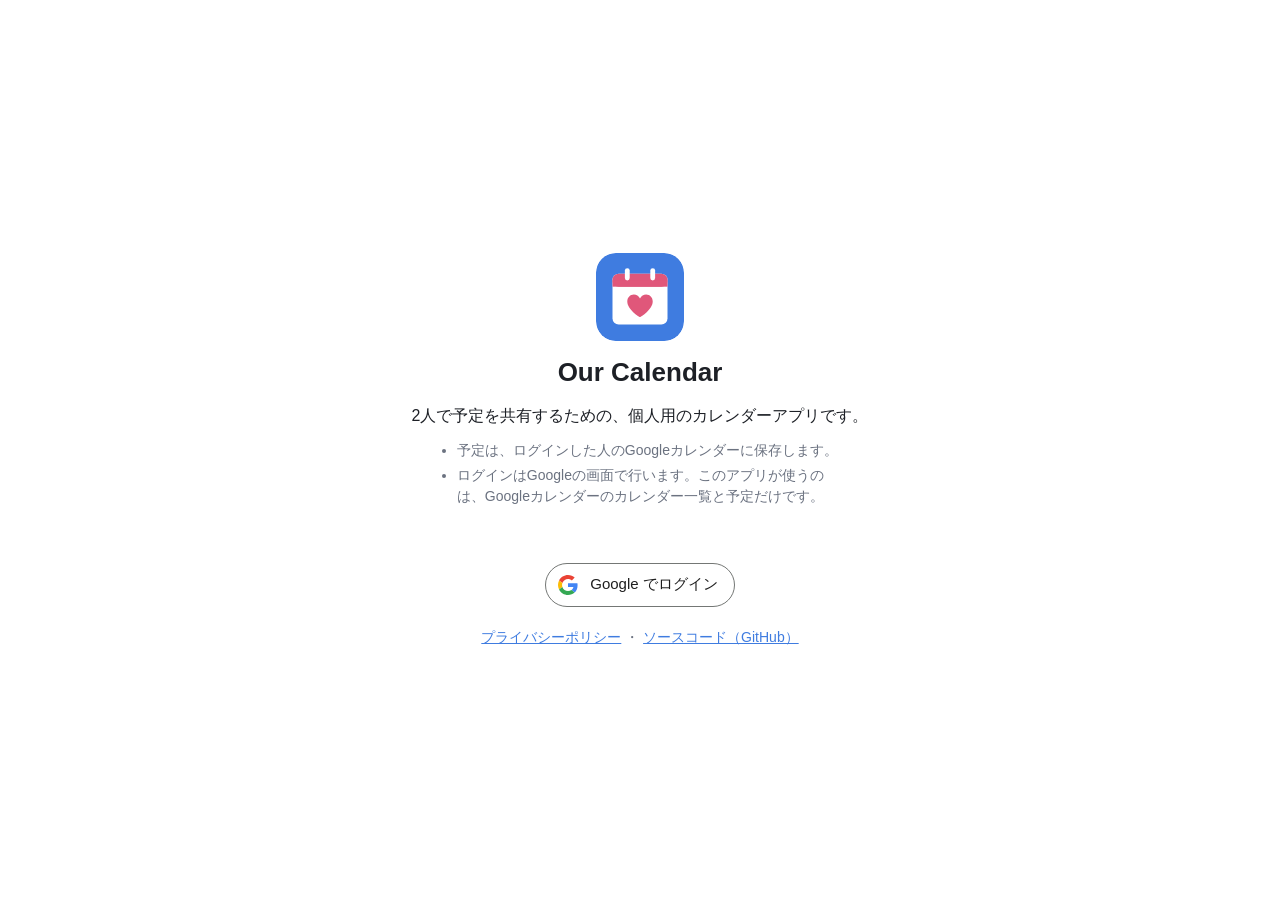
<file: index.html>
<!doctype html>
<html lang="ja">
<head>
  <meta charset="utf-8">
  <meta name="viewport" content="width=device-width, initial-scale=1, viewport-fit=cover">
  <title>Our Calendar</title>
  <meta name="description" content="2人で予定を共有するための個人用カレンダーアプリ。予定はGoogleカレンダーに保存します。">
  <meta name="google-site-verification" content="PE3CYQ-pV2FIeH45l5DvngcL-_RavhT1xRadO0IshNA">
  <meta name="theme-color" content="#ffffff" media="(prefers-color-scheme: light)">
  <meta name="theme-color" content="#1b1d22" media="(prefers-color-scheme: dark)">
  <meta name="apple-mobile-web-app-capable" content="yes">
  <meta name="mobile-web-app-capable" content="yes">
  <meta name="apple-mobile-web-app-status-bar-style" content="default">
  <meta name="apple-mobile-web-app-title" content="カレンダー">
  <link rel="manifest" href="manifest.webmanifest">
  <link rel="icon" href="icons/icon.svg" type="image/svg+xml">
  <link rel="apple-touch-icon" href="icons/apple-touch-icon.png">
  <link rel="stylesheet" href="styles.css?v=35">
  <script type="module" src="app.js?v=35"></script>
</head>
<body>
  <!-- ログイン画面 -->
  <section id="login-screen" class="login" hidden>
    <img src="icons/icon.svg" alt="" class="login-icon">
    <h1>Our Calendar</h1>
    <p class="login-lead">2人で予定を共有するための、個人用のカレンダーアプリです。</p>
    <ul class="login-points">
      <li>予定は、ログインした人のGoogleカレンダーに保存します。</li>
      <li>ログインはGoogleの画面で行います。このアプリが使うのは、Googleカレンダーのカレンダー一覧と予定だけです。</li>
    </ul>
    <p id="login-message" class="login-message"></p>
    <!-- Googleのブランドガイドラインに沿ったログインボタン -->
    <button id="login-btn" class="gsi-btn" type="button">
      <svg class="gsi-logo" viewBox="0 0 48 48" aria-hidden="true">
        <path fill="#EA4335" d="M24 9.5c3.54 0 6.71 1.22 9.21 3.6l6.85-6.85C35.9 2.38 30.47 0 24 0 14.62 0 6.51 5.38 2.56 13.22l7.98 6.19C12.43 13.72 17.74 9.5 24 9.5z"/>
        <path fill="#4285F4" d="M46.98 24.55c0-1.57-.15-3.09-.38-4.55H24v9.02h12.94c-.58 2.96-2.26 5.48-4.78 7.18l7.73 6c4.51-4.18 7.09-10.36 7.09-17.65z"/>
        <path fill="#FBBC05" d="M10.53 28.59c-.48-1.45-.76-2.99-.76-4.59s.27-3.14.76-4.59l-7.98-6.19C.92 16.46 0 20.12 0 24c0 3.88.92 7.54 2.56 10.78l7.97-6.19z"/>
        <path fill="#34A853" d="M24 48c6.48 0 11.93-2.13 15.89-5.81l-7.73-6c-2.15 1.45-4.92 2.3-8.16 2.3-6.26 0-11.57-4.22-13.47-9.91l-7.98 6.19C6.51 42.62 14.62 48 24 48z"/>
      </svg>
      <span>Google でログイン</span>
    </button>
    <p class="login-links">
      <a href="privacy.html">プライバシーポリシー</a>
      <span aria-hidden="true">・</span>
      <a href="https://github.com/shota0033/our_calendar">ソースコード（GitHub）</a>
    </p>
  </section>

  <!-- メイン画面 -->
  <div id="app" hidden>
    <header class="topbar">
      <div class="nav">
        <button id="prev-btn" class="icon-btn" type="button" aria-label="前の月">‹</button>
        <h1 id="title" class="title"></h1>
        <button id="next-btn" class="icon-btn" type="button" aria-label="次の月">›</button>
      </div>
      <div class="actions">
        <button id="settings-btn" class="icon-btn settings-icon" type="button" aria-label="設定">⚙︎</button>
      </div>
      <div class="subbar">
        <div id="filters" class="filters"></div>
        <div class="seg view-seg" role="tablist">
          <button type="button" data-view="month" role="tab">月</button>
          <button type="button" data-view="year" role="tab" class="year-tab">年</button>
          <button type="button" data-view="list" role="tab">一覧</button>
        </div>
      </div>
      <div id="loading" class="loading" hidden></div>
    </header>

    <div id="banner" class="banner" hidden></div>
    <main id="main"></main>
    <button id="add-btn" class="fab" type="button" aria-label="予定を追加">＋</button>
  </div>

  <!-- 1日の予定 -->
  <dialog id="day-dialog" class="sheet">
    <div class="sheet-head">
      <h2 id="day-title"></h2>
      <button class="icon-btn" type="button" data-close aria-label="閉じる">×</button>
    </div>
    <div id="day-events" class="day-events"></div>
    <button id="day-add-btn" class="btn primary block" type="button">この日に予定を追加</button>
  </dialog>

  <!-- 相手が入れた予定のお知らせ -->
  <dialog id="news-dialog" class="sheet">
    <div class="sheet-head">
      <h2 id="news-title"></h2>
      <button class="icon-btn" type="button" data-close aria-label="閉じる">×</button>
    </div>
    <div id="news-events" class="day-events"></div>
    <button class="btn primary block" type="button" data-close>OK</button>
  </dialog>

  <!-- 予定・タスクの追加と編集（全画面） -->
  <dialog id="event-dialog" class="page">
    <form id="event-form" novalidate>
      <header class="page-head">
        <button class="icon-btn" type="button" data-close aria-label="閉じる">×</button>
        <h2 id="event-dialog-title"></h2>
        <button id="save-btn" class="btn primary" type="submit">保存</button>
      </header>
      <div class="page-body">
        <div class="seg kind-seg" role="tablist">
          <button type="button" data-kind="event" role="tab">予定</button>
          <button type="button" data-kind="task" role="tab">タスク</button>
        </div>

        <input name="title" class="title-input" type="text" placeholder="タイトル" autocomplete="off" enterkeyhint="done">

        <div id="persons" class="persons"></div>

        <section class="block">
          <div class="date-head">
            <span id="date-label" class="date-label"></span>
            <label id="multi-wrap" class="check"><input name="multi" type="checkbox"> 複数日</label>
          </div>
          <div id="mini-cal" class="mini-cal"></div>
        </section>

        <section id="event-times" class="block">
          <div class="time-row">
            <span>開始</span>
            <div class="time-pick" data-time="startTime" data-label="開始"><input name="startTime" type="hidden"><button name="startTime_btn" class="time-btn" type="button"></button></div>
            <button class="clear" type="button" data-clear="startTime" aria-label="開始の時刻を消す">×</button>
          </div>
          <div class="time-row">
            <span>終了</span>
            <div class="time-pick" data-time="endTime" data-label="終了"><input name="endTime" type="hidden"><button name="endTime_btn" class="time-btn" type="button"></button></div>
            <button class="clear" type="button" data-clear="endTime" aria-label="終了の時刻を消す">×</button>
          </div>
        </section>

        <section id="task-times" class="block">
          <div class="time-row">
            <span>期限の時刻</span>
            <div class="time-pick" data-time="dueTime" data-label="期限の時刻"><input name="dueTime" type="hidden"><button name="dueTime_btn" class="time-btn" type="button"></button></div>
            <button class="clear" type="button" data-clear="dueTime" aria-label="期限の時刻を消す">×</button>
          </div>
          <label id="done-wrap" class="check done-check"><input name="done" type="checkbox"> 完了</label>
        </section>

        <label class="field">
          <span>メモ</span>
          <textarea name="description" rows="2"></textarea>
        </label>

        <p id="event-note" class="note" hidden></p>
        <p id="event-error" class="error" hidden></p>
        <button id="delete-btn" class="btn danger block" type="button">削除</button>
      </div>
    </form>
  </dialog>

  <!-- 時刻を選ぶ（時と分を回して選ぶ。分は5分刻み） -->
  <dialog id="time-dialog" class="sheet time-sheet">
    <div class="time-sheet-head">
      <button id="time-none-btn" class="btn" type="button">時刻なし</button>
      <h2 id="time-title"></h2>
      <button id="time-ok-btn" class="btn primary" type="button">決定</button>
    </div>
    <div class="wheels">
      <div id="wheel-h" class="wheel" aria-label="時"></div>
      <span class="wheel-colon">:</span>
      <div id="wheel-m" class="wheel" aria-label="分"></div>
    </div>
  </dialog>

  <!-- 設定（全画面） -->
  <dialog id="settings-dialog" class="page">
    <header class="page-head">
      <button class="icon-btn" type="button" data-close aria-label="閉じる">×</button>
      <h2>設定</h2>
      <span class="head-spacer"></span>
    </header>
    <div class="page-body">
      <section class="settings-section">
        <h3 class="menu-heading">このデバイスの持ち主</h3>
        <div id="owner-seg" class="seg owner-seg" role="radiogroup"></div>
        <p class="muted small">持ち主の予定（2人の予定を含む）を、カレンダーで先に表示します。</p>
      </section>
      <section id="push-section" class="settings-section" hidden>
        <h3 class="menu-heading">通知</h3>
        <p id="push-status" class="muted small"></p>
        <button id="push-btn" class="btn block push-btn" type="button"></button>
      </section>
      <section class="settings-section">
        <h3 class="menu-heading">アカウント</h3>
        <p id="menu-account" class="muted"></p>
      </section>
      <section class="settings-section">
        <h3 class="menu-heading">カレンダー</h3>
        <ul id="menu-calendars" class="legend"></ul>
      </section>
      <div class="form-actions">
        <button id="reload-btn" class="btn" type="button">再読み込み</button>
        <span class="spacer"></span>
        <button id="logout-btn" class="btn danger" type="button">ログアウト</button>
      </div>
    </div>
  </dialog>
</body>
</html>
</file>
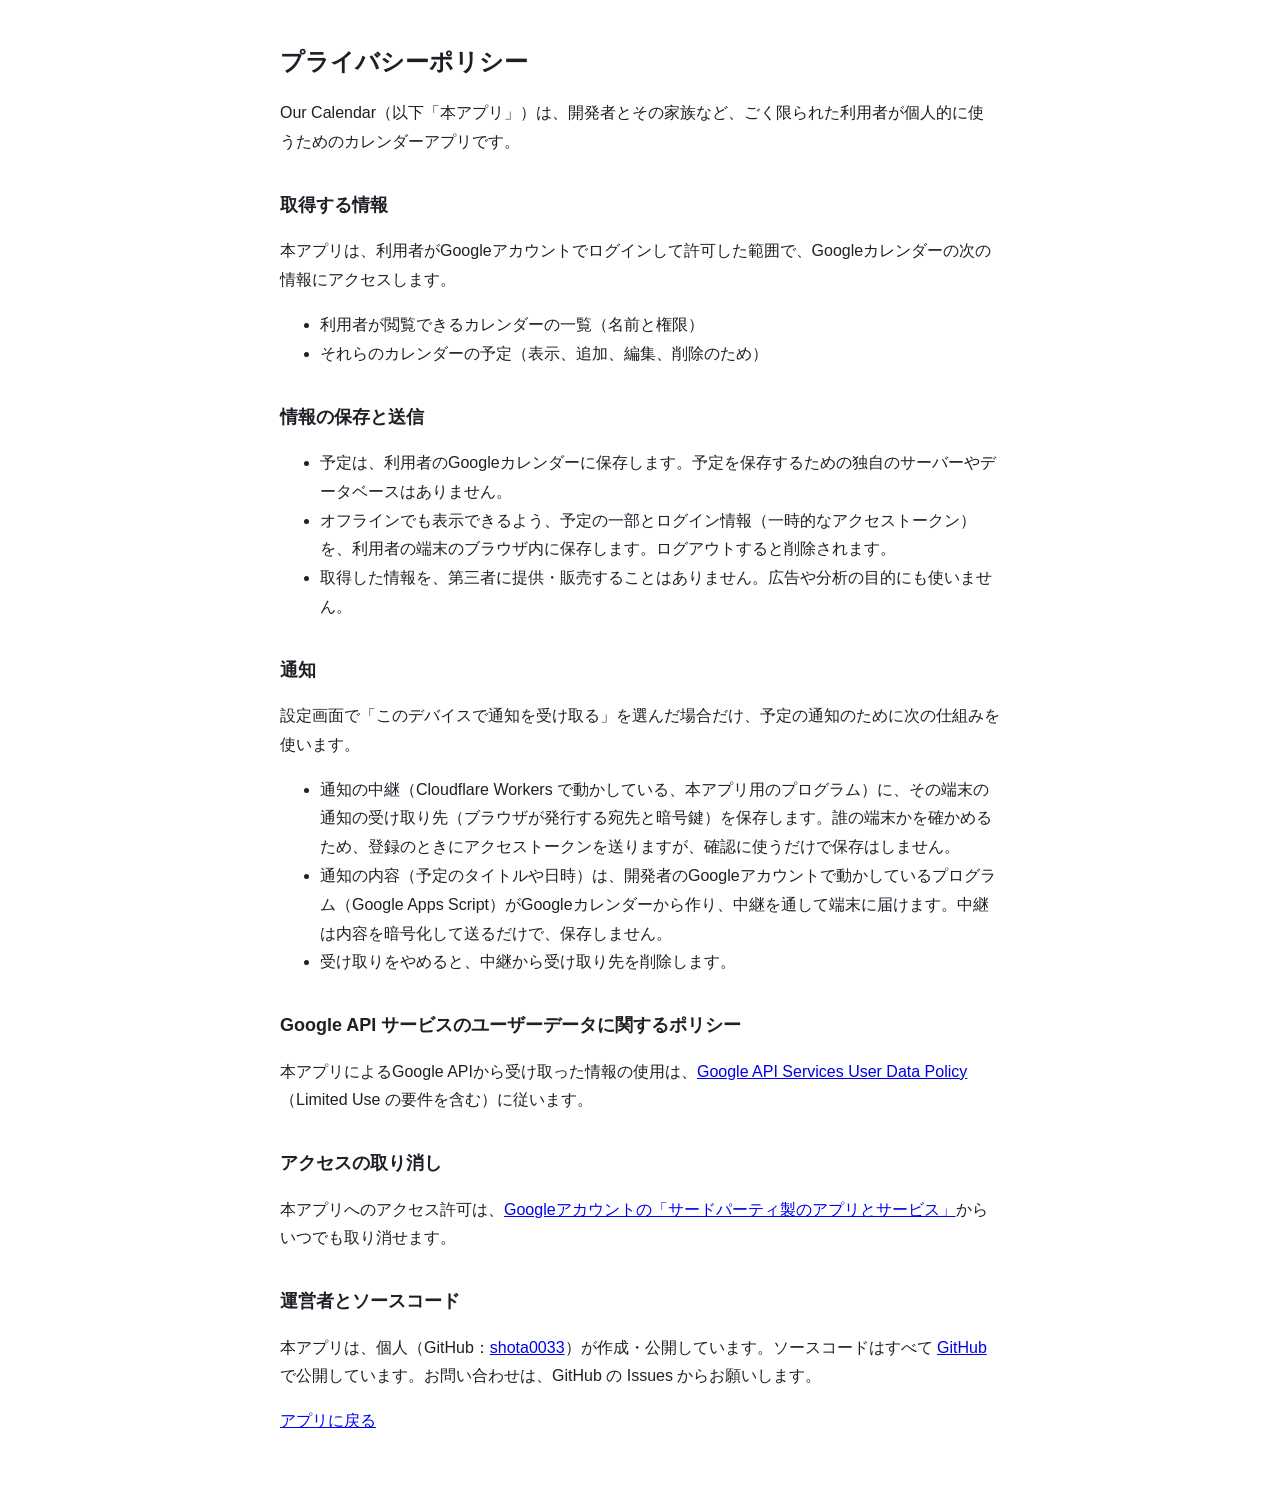
<file: privacy.html>
<!doctype html>
<html lang="ja">
<head>
  <meta charset="utf-8">
  <meta name="viewport" content="width=device-width, initial-scale=1">
  <title>プライバシーポリシー - Our Calendar</title>
  <link rel="icon" href="icons/icon.svg" type="image/svg+xml">
  <style>
    body { max-width: 720px; margin: 0 auto; padding: 24px 16px 48px; line-height: 1.8; font-family: -apple-system, BlinkMacSystemFont, "Hiragino Sans", "Noto Sans JP", Meiryo, sans-serif; color: #1d2026; background: #fff; }
    @media (prefers-color-scheme: dark) { body { color: #e8eaee; background: #1b1d22; } a { color: #6c9cf0; } }
    h1 { font-size: 24px; }
    h2 { font-size: 18px; margin-top: 32px; }
  </style>
</head>
<body>
  <h1>プライバシーポリシー</h1>
  <p>Our Calendar（以下「本アプリ」）は、開発者とその家族など、ごく限られた利用者が個人的に使うためのカレンダーアプリです。</p>

  <h2>取得する情報</h2>
  <p>本アプリは、利用者がGoogleアカウントでログインして許可した範囲で、Googleカレンダーの次の情報にアクセスします。</p>
  <ul>
    <li>利用者が閲覧できるカレンダーの一覧（名前と権限）</li>
    <li>それらのカレンダーの予定（表示、追加、編集、削除のため）</li>
  </ul>

  <h2>情報の保存と送信</h2>
  <ul>
    <li>予定は、利用者のGoogleカレンダーに保存します。予定を保存するための独自のサーバーやデータベースはありません。</li>
    <li>オフラインでも表示できるよう、予定の一部とログイン情報（一時的なアクセストークン）を、利用者の端末のブラウザ内に保存します。ログアウトすると削除されます。</li>
    <li>取得した情報を、第三者に提供・販売することはありません。広告や分析の目的にも使いません。</li>
  </ul>

  <h2>通知</h2>
  <p>設定画面で「このデバイスで通知を受け取る」を選んだ場合だけ、予定の通知のために次の仕組みを使います。</p>
  <ul>
    <li>通知の中継（Cloudflare Workers で動かしている、本アプリ用のプログラム）に、その端末の通知の受け取り先（ブラウザが発行する宛先と暗号鍵）を保存します。誰の端末かを確かめるため、登録のときにアクセストークンを送りますが、確認に使うだけで保存はしません。</li>
    <li>通知の内容（予定のタイトルや日時）は、開発者のGoogleアカウントで動かしているプログラム（Google Apps Script）がGoogleカレンダーから作り、中継を通して端末に届けます。中継は内容を暗号化して送るだけで、保存しません。</li>
    <li>受け取りをやめると、中継から受け取り先を削除します。</li>
  </ul>

  <h2>Google API サービスのユーザーデータに関するポリシー</h2>
  <p>本アプリによるGoogle APIから受け取った情報の使用は、<a href="https://developers.google.com/terms/api-services-user-data-policy">Google API Services User Data Policy</a>（Limited Use の要件を含む）に従います。</p>

  <h2>アクセスの取り消し</h2>
  <p>本アプリへのアクセス許可は、<a href="https://myaccount.google.com/permissions">Googleアカウントの「サードパーティ製のアプリとサービス」</a>からいつでも取り消せます。</p>

  <h2>運営者とソースコード</h2>
  <p>本アプリは、個人（GitHub：<a href="https://github.com/shota0033">shota0033</a>）が作成・公開しています。ソースコードはすべて <a href="https://github.com/shota0033/our_calendar">GitHub</a> で公開しています。お問い合わせは、GitHub の Issues からお願いします。</p>

  <p><a href="./">アプリに戻る</a></p>
</body>
</html>
</file>
<file: styles.css>
:root {
  --bg: #ffffff;
  --surface: #f5f6f8;
  --line: #e3e5ea;
  --text: #1d2026;
  --muted: #6b7280;
  --accent: #3f7ce0;
  --accent-text: #ffffff;
  --sun: #d9534f;
  --sat: #3f7ce0;
  --today-bg: #3f7ce0;
  --warn-bg: #fff4e0;
  --warn-text: #7a4a00;
  --danger: #d14343;
  --shadow: 0 6px 24px rgba(0, 0, 0, 0.18);
  --topbar-h: 100px;
  color-scheme: light dark;
}

@media (prefers-color-scheme: dark) {
  :root {
    --bg: #1b1d22;
    --surface: #25282f;
    --line: #353943;
    --text: #e8eaee;
    --muted: #9aa1ad;
    --accent: #6c9cf0;
    --accent-text: #0f1420;
    --sun: #f07b76;
    --sat: #7fa9f5;
    --today-bg: #6c9cf0;
    --warn-bg: #3b2f1a;
    --warn-text: #f3cf8f;
    --danger: #f07b76;
    --shadow: 0 6px 24px rgba(0, 0, 0, 0.5);
  }
}

* { box-sizing: border-box; }
[hidden] { display: none !important; }

html, body { margin: 0; }
body {
  background: var(--bg);
  color: var(--text);
  font-family: -apple-system, BlinkMacSystemFont, "Hiragino Sans", "Hiragino Kaku Gothic ProN", "Noto Sans JP", "Yu Gothic UI", Meiryo, sans-serif;
  font-size: 16px;
  line-height: 1.5;
  -webkit-text-size-adjust: 100%;
  -webkit-tap-highlight-color: transparent;
}

button, input, select, textarea { font: inherit; color: inherit; }
button { cursor: pointer; }

/* ---------- ボタン ---------- */
.btn {
  border: 1px solid var(--line);
  background: var(--bg);
  border-radius: 8px;
  padding: 6px 14px;
  white-space: nowrap;
}
.btn.primary { background: var(--accent); border-color: var(--accent); color: var(--accent-text); font-weight: 600; }
.btn.danger { color: var(--danger); }
.btn.large { padding: 12px 28px; font-size: 17px; }
.btn.block { display: block; width: 100%; }
.btn:disabled { opacity: 0.5; cursor: default; }

.icon-btn {
  border: 0;
  background: transparent;
  width: 40px;
  height: 40px;
  border-radius: 8px;
  font-size: 24px;
  line-height: 1;
}
.icon-btn:active, .btn:active { opacity: 0.7; }

/* ---------- ログイン ---------- */
.login {
  min-height: 100dvh;
  display: flex;
  flex-direction: column;
  align-items: center;
  justify-content: center;
  gap: 12px;
  padding: 24px 16px;
  text-align: center;
}
.login-icon { width: 88px; height: 88px; border-radius: 20px; }
.login h1 { margin: 0; font-size: 26px; }
.login-lead { margin: 0; }
.login-points {
  max-width: 400px;
  margin: 0;
  padding-left: 1.2em;
  text-align: left;
  color: var(--muted);
  font-size: 14px;
}
.login-points li + li { margin-top: 4px; }
.login-message { color: var(--muted); margin: 0 0 8px; min-height: 1.5em; }
.login-links { margin: 8px 0 0; font-size: 14px; color: var(--muted); }
.login-links a { color: var(--accent); }

/* Googleのログインボタン（ブランドガイドラインの色と形） */
.gsi-btn {
  display: inline-flex;
  align-items: center;
  gap: 12px;
  height: 44px;
  padding: 0 16px 0 12px;
  border: 1px solid #747775;
  border-radius: 22px;
  background: #ffffff;
  color: #1f1f1f;
  font-family: Roboto, Arial, sans-serif;
  font-size: 15px;
  font-weight: 500;
}
.gsi-btn:active { opacity: 0.7; }
.gsi-btn:disabled { opacity: 0.5; cursor: default; }
.gsi-logo { width: 20px; height: 20px; }
@media (prefers-color-scheme: dark) {
  .gsi-btn { background: #131314; border-color: #8e918f; color: #e3e3e3; }
}

/* ---------- 上部バー ---------- */
.topbar {
  position: sticky;
  top: 0;
  z-index: 10;
  background: var(--bg);
  border-bottom: 1px solid var(--line);
  padding: env(safe-area-inset-top) max(8px, env(safe-area-inset-right)) 0 max(8px, env(safe-area-inset-left));
  display: flex;
  flex-wrap: wrap;
  align-items: center;
  justify-content: space-between;
  gap: 4px 8px;
  min-height: 52px;
}
.nav { display: flex; align-items: center; gap: 2px; min-width: 0; }
.title { font-size: 19px; margin: 0 4px; white-space: nowrap; }
.actions { display: flex; align-items: center; gap: 6px; padding: 6px 0; }

.subbar {
  flex-basis: 100%;
  display: flex;
  align-items: center;
  justify-content: space-between;
  padding: 0 4px 8px;
}
.filters { display: flex; gap: 8px; }
.filter-btn {
  width: 44px;
  height: 36px;
  border-radius: 18px;
  border: 2px solid var(--line);
  background: var(--bg);
  font-size: 20px;
  line-height: 1;
  filter: grayscale(1);
  opacity: 0.45;
}
.filter-btn[aria-pressed="true"] {
  border-color: var(--person-color);
  background: color-mix(in srgb, var(--person-color) 15%, var(--bg));
  filter: none;
  opacity: 1;
}

.seg { display: inline-flex; border: 1px solid var(--line); border-radius: 8px; overflow: hidden; }
.seg button { border: 0; background: var(--bg); padding: 6px 12px; }
.seg button[aria-selected="true"] { background: var(--accent); color: var(--accent-text); font-weight: 600; }

.loading {
  position: absolute;
  left: 0; right: 0; bottom: -1px;
  height: 2px;
  background: linear-gradient(90deg, transparent, var(--accent), transparent);
  background-size: 50% 100%;
  background-repeat: no-repeat;
  animation: loading 1s linear infinite;
}
@keyframes loading { from { background-position: -50% 0; } to { background-position: 150% 0; } }

.banner {
  display: flex;
  align-items: center;
  justify-content: space-between;
  gap: 8px;
  padding: 8px 16px;
  background: var(--surface);
  color: var(--muted);
  font-size: 14px;
}
.banner.warn { background: var(--warn-bg); color: var(--warn-text); }

@media (max-width: 420px) {
  .topbar { padding-left: max(4px, env(safe-area-inset-left)); padding-right: max(4px, env(safe-area-inset-right)); gap: 4px; }
  .icon-btn { width: 34px; }
  .title { font-size: 17px; margin: 0 2px; }
  .actions { gap: 4px; }
  .actions .btn { padding: 6px 10px; }
  .seg button { padding: 6px 10px; }
}

main { padding-bottom: calc(88px + env(safe-area-inset-bottom)); }

/* ---------- 月表示 ---------- */
.month {
  display: grid;
  grid-template-columns: repeat(7, minmax(0, 1fr));
  grid-auto-rows: auto;
  user-select: none;
  -webkit-user-select: none;
}
.wd {
  text-align: center;
  font-size: 12px;
  color: var(--muted);
  padding: 4px 0;
  border-bottom: 1px solid var(--line);
  font-weight: 700;
}
.wd.sun { color: var(--sun); }
.wd.sat { color: var(--sat); }

.cell {
  min-height: 92px;
  border-right: 1px solid var(--line);
  border-bottom: 1px solid var(--line);
  padding: 2px 2px 4px;
  overflow: hidden;
  cursor: pointer;
}
.cell:nth-child(7n + 7) { border-right: 0; }
.cell.other { background: var(--surface); }
.cell.other .num, .cell.other .chip { opacity: 0.55; }
.num {
  font-size: 12px;
  width: 22px;
  height: 22px;
  line-height: 22px;
  text-align: center;
  border-radius: 50%;
  margin: 0 auto 2px;
}
.cell.sun .num { color: var(--sun); }
.cell.sat .num { color: var(--sat); }
.cell.today .num { background: var(--today-bg); color: var(--accent-text); font-weight: 700; }

.chip {
  display: flex;
  align-items: center;
  gap: 2px;
  font-size: 11px;
  line-height: 16px;
  height: 16px;
  margin-bottom: 1px;
  white-space: nowrap;
  overflow: hidden;
  border-radius: 3px;
}
.chip.bar { color: #fff; padding: 0 3px; display: block; text-overflow: clip; }
/* タスク：人の色の枠の「白抜き」の帯。文字は読みやすさを優先して、ふつうの文字色の太字にする
   （中は人の色を薄く敷いて、予定の塗りつぶしと見分ける） */
.chip.bar.task {
  background: color-mix(in srgb, var(--c) 28%, var(--bg));
  box-shadow: inset 0 0 0 2px var(--c);
  color: var(--text);
  font-weight: 600;
}
.chip.bar.task .t { color: inherit; opacity: 0.8; }
.chip .t { color: rgba(255, 255, 255, 0.85); }
.dot { display: inline-block; flex: none; width: 8px; height: 8px; border-radius: 50%; }
.more {
  /* 見落とさないよう、黄色の帯で目立たせる */
  font-size: 10px;
  font-weight: 700;
  color: #3a2e00;
  background: #f5c542;
  border-radius: 3px;
  padding: 0 3px;
  white-space: nowrap;
  overflow: hidden;
}

/* スマホ：月のカレンダーを画面にちょうど収め、帯を2行にする。
   iPhone 14 くらいのホーム画面アプリで、5週の月は4件＋「他n件」、6週の月は3件＋「他n件」が入るように詰めている。
   ここの高さを変えたら、app.js の chipsPerCell の値も合わせて直す */
@media (max-width: 599px) {
  main:has(.month) { padding-bottom: 0; }
  .month {
    grid-template-rows: auto repeat(var(--weeks, 6), minmax(0, 1fr));
    height: calc(100dvh - var(--month-top, 120px)); /* 画面の下端（ホームバーの所）まで使う */
  }
  /* 月のカレンダーは画面に収まっているので、上下にスワイプしても画面を動かさない
     （左右のスワイプで月を移る処理は app.js。予定の画面などのダイアログは #app の外なので影響しない） */
  html:has(.month), body:has(.month) { overflow: hidden; overscroll-behavior: none; }
  #app:has(.month) { touch-action: none; }
  .wd { padding: 1px 0; font-size: 10.5px; line-height: 14px; }
  .cell { min-height: 0; padding: 1px; }
  .num { width: 19.5px; height: 19.5px; line-height: 19.5px; font-size: 11.9px; font-weight: 700; margin-bottom: 1px; } /* 下の余白のぶん、少し大きく（+8%）して太字に */
  .chip.bar {
    height: 24px; /* 1行で済む予定も、2行分の高さにそろえる */
    font-size: 10.5px;
    line-height: 12px;
    margin-bottom: 3px;
    padding: 0 2px;
    white-space: normal;
    word-break: break-all;
  }
  .chip .t, .chip .n { display: block; overflow: hidden; }
  .chip.timed .n { white-space: nowrap; }
  .chip:not(.timed) .n { display: -webkit-box; -webkit-box-orient: vertical; -webkit-line-clamp: 2; }
  .more { height: 13px; line-height: 13px; }

  /* 上部バーの余白も詰める */
  /* 上部バーを1段にする：月の移動・猫と魚・月/一覧・メニュー */
  :root { --topbar-h: 52px; }
  .topbar { flex-wrap: nowrap; gap: 4px; }
  .subbar { display: contents; }
  .nav { order: 1; flex: 1; }
  .filters { order: 2; gap: 4px; }
  .view-seg { order: 3; }
  .actions { order: 4; padding: 4px 0; }
  .filter-btn { width: 36px; height: 30px; font-size: 17px; }
  .view-seg button { padding: 3px 8px; }
}

@media (min-width: 600px) {
  .cell { min-height: 110px; padding: 4px; }
  .chip { font-size: 12px; line-height: 18px; height: 18px; }
  .chip .t { margin-right: 3px; }
  .chip:hover { background: var(--surface); }
  .chip.bar:hover { filter: brightness(1.08); }
}
@media (min-width: 900px) {
  .cell { min-height: 132px; }
}

/* ---------- 年表示 ---------- */
/* 12か月の小さなカレンダー。予定のある日は人の色（2人とも予定があれば紫）で塗る */
.year {
  display: grid;
  grid-template-columns: repeat(4, minmax(0, 1fr));
  gap: 20px 24px;
  max-width: 1100px;
  margin: 0 auto;
  padding: 16px;
  user-select: none;
  -webkit-user-select: none;
}
.ym { cursor: pointer; border-radius: 8px; padding: 4px; }
.ym-title { font-size: 15px; font-weight: 700; margin: 0 0 4px 4px; }
.ym-title.current { color: var(--accent); }
.ym-grid {
  display: grid;
  grid-template-columns: repeat(7, minmax(0, 1fr));
  grid-template-rows: auto repeat(6, 1fr); /* 5週の月も6週分の高さにして、月どうしの高さをそろえる */
  gap: 2px;
}
.ywd { text-align: center; font-size: 11px; font-weight: 700; color: var(--muted); }
.ywd.sun, .yd.sun { color: var(--sun); }
.ywd.sat, .yd.sat { color: var(--sat); }
.yd {
  display: flex;
  align-items: center;
  justify-content: center;
  height: 28px;
  font-size: 13px;
  border-radius: 4px;
}
.yd.has { background: var(--c); color: #fff; font-weight: 700; }
.yd.today { box-shadow: inset 0 0 0 2px var(--text); font-weight: 700; }
.yd.has.today { box-shadow: inset 0 0 0 2px var(--bg), 0 0 0 1.5px var(--text); }
@media (hover: hover) {
  .ym:hover { background: var(--surface); }
}
@media (min-width: 600px) and (max-width: 899px) {
  .year { grid-template-columns: repeat(3, minmax(0, 1fr)); }
}

/* スマホ：3列×4段で、1年を画面にちょうど収める（スクロールしない） */
@media (max-width: 599px) {
  .year-tab { display: none; } /* スマホではピンチで切り替える */
  main:has(.year) { padding-bottom: 0; }
  html:has(.year), body:has(.year) { overflow: hidden; overscroll-behavior: none; }
  #app:has(.year) { touch-action: none; }
  .year {
    grid-template-columns: repeat(3, minmax(0, 1fr));
    grid-template-rows: repeat(4, minmax(0, 1fr));
    gap: 4px 8px;
    height: calc(100dvh - var(--month-top, 120px));
    padding: 4px 6px max(4px, env(safe-area-inset-bottom));
  }
  .ym { display: flex; flex-direction: column; min-height: 0; padding: 0; }
  .ym-title { font-size: 12.5px; margin: 0 0 1px 2px; }
  .ym-grid { flex: 1; min-height: 0; gap: 1px; }
  .ywd { font-size: 8.5px; line-height: 11px; }
  .yd { height: auto; min-height: 0; font-size: 10px; border-radius: 3px; }
  .yd.today { box-shadow: inset 0 0 0 1.5px var(--text); }
  .yd.has.today { box-shadow: inset 0 0 0 1.5px var(--bg), 0 0 0 1px var(--text); }
}

/* ---------- 一覧表示 ---------- */
.list { max-width: 720px; margin: 0 auto; padding: 8px 16px; }
.list-day h2 {
  font-size: 14px;
  color: var(--muted);
  margin: 16px 0 4px;
  position: sticky;
  top: calc(var(--topbar-h) + env(safe-area-inset-top));
  background: var(--bg);
  padding: 4px 0;
}
.list-day h2.today { color: var(--accent); }
.empty { color: var(--muted); text-align: center; padding: 24px 0; }
.more-btn { margin: 24px 0; }

.event-row {
  display: flex;
  align-items: flex-start;
  gap: 10px;
  width: 100%;
  text-align: left;
  border: 0;
  background: transparent;
  padding: 8px 4px;
  border-radius: 8px;
}
.event-row:active, .event-row:hover { background: var(--surface); }
.event-row .bar { flex: none; width: 4px; align-self: stretch; border-radius: 2px; }
.event-row .time { flex: none; width: 7.5em; font-size: 13px; color: var(--muted); padding-top: 1px; font-variant-numeric: tabular-nums; }
.event-row .body { display: flex; flex-direction: column; min-width: 0; }
.event-row .name { overflow-wrap: anywhere; }
.event-row .cal { font-size: 12px; color: var(--muted); }
/* 相手が入れた予定のお知らせ：時刻の欄に日付と時刻を2行で出す */
.news-row .time { white-space: pre-line; }
#news-events { max-height: 55vh; overflow-y: auto; }
.news-row.deleted { cursor: default; }
.news-row.deleted:active, .news-row.deleted:hover { background: none; }
.news-row.deleted .name { text-decoration: line-through; opacity: 0.6; }
.news-heading { font-size: 13px; color: var(--muted); margin: 8px 0 2px; }

/* ---------- 追加ボタン ---------- */
.fab {
  position: fixed;
  right: max(20px, env(safe-area-inset-right));
  bottom: calc(20px + env(safe-area-inset-bottom));
  width: 56px;
  height: 56px;
  border-radius: 50%;
  border: 0;
  background: var(--accent);
  color: var(--accent-text);
  font-size: 30px;
  line-height: 1;
  box-shadow: var(--shadow);
  z-index: 20;
}

/* ---------- シート（ダイアログ） ---------- */
dialog.sheet {
  border: 0;
  padding: 16px;
  padding-bottom: calc(16px + env(safe-area-inset-bottom));
  width: 100%;
  max-width: 520px;
  max-height: 90dvh;
  overflow-y: auto;
  background: var(--bg);
  color: var(--text);
  box-shadow: var(--shadow);
  margin: auto auto 0;
  border-radius: 16px 16px 0 0;
}
dialog.sheet::backdrop { background: rgba(0, 0, 0, 0.35); }
@media (min-width: 600px) {
  dialog.sheet { margin: auto; border-radius: 16px; padding-bottom: 16px; }
}

.sheet-head { display: flex; align-items: center; justify-content: space-between; margin-bottom: 8px; }
.sheet-head h2 { font-size: 18px; margin: 0; }
.day-events { margin-bottom: 12px; }

.field { display: flex; flex-direction: column; gap: 2px; margin-bottom: 10px; flex: 1; min-width: 0; }
.field > span { font-size: 13px; color: var(--muted); }
.field input, .field select, .field textarea {
  width: 100%;
  border: 1px solid var(--line);
  border-radius: 8px;
  padding: 8px 10px;
  background: var(--bg);
  font-size: 16px; /* iPhoneで入力時に拡大されないよう16px以上 */
  min-height: 42px;
}
.field textarea { resize: vertical; }
.field input:disabled, .field select:disabled, .field textarea:disabled { opacity: 0.8; background: var(--surface); }
.field-row { display: flex; gap: 8px; }
.field.time { flex: 0 0 8.5em; }
.check { display: flex; align-items: center; gap: 8px; margin: 0 0 10px; }
.check input { width: 20px; height: 20px; }

.note { font-size: 13px; color: var(--muted); margin: 0 0 8px; }
.error { font-size: 14px; color: var(--danger); margin: 0 0 8px; }
.form-actions { display: flex; align-items: center; gap: 8px; margin-top: 8px; }
.spacer { flex: 1; }

.muted { color: var(--muted); }
.small { font-size: 12px; }
.menu-heading { font-size: 14px; color: var(--muted); margin: 12px 0 4px; }
.settings-section .menu-heading { margin-top: 0; }
.settings-section p { margin: 4px 0 0; }
.push-btn { margin-top: 8px; }
.owner-seg { display: flex; width: 100%; }
.owner-seg button { flex: 1; padding: 8px 4px; white-space: nowrap; }
.settings-icon { font-size: 22px; }
.legend { list-style: none; margin: 0 0 8px; padding: 0; }
.legend li { display: flex; align-items: center; gap: 8px; padding: 4px 0; }
.legend li .muted { margin-left: auto; }

.chip.done, .event-row.done .name { text-decoration: line-through; opacity: 0.55; }

/* ---------- 追加・編集の全画面 ---------- */
dialog.page {
  border: 0;
  padding: 0;
  margin: 0;
  width: 100%;
  height: 100%;
  max-width: none;
  max-height: none;
  background: var(--bg);
  color: var(--text);
  overflow-y: auto;
  overscroll-behavior: contain;
}
dialog.page::backdrop { background: var(--bg); }

.page-head {
  position: sticky;
  top: 0;
  z-index: 2;
  display: flex;
  align-items: center;
  gap: 8px;
  padding: env(safe-area-inset-top) max(8px, env(safe-area-inset-right)) 0 max(8px, env(safe-area-inset-left));
  min-height: 52px;
  background: var(--bg);
  border-bottom: 1px solid var(--line);
}
.page-head h2 { flex: 1; margin: 0; font-size: 17px; text-align: center; }
.page-head .btn { margin: 8px 0; }

.page-body {
  max-width: 560px;
  margin: 0 auto;
  padding: 16px 16px calc(32px + env(safe-area-inset-bottom));
  display: flex;
  flex-direction: column;
  gap: 16px;
}

.kind-seg { display: flex; width: 100%; }
.kind-seg button { flex: 1; padding: 8px; font-weight: 600; }

.title-input {
  width: 100%;
  border: 0;
  border-bottom: 2px solid var(--line);
  padding: 8px 2px;
  font-size: 22px;
  font-weight: 600;
  background: transparent;
  border-radius: 0;
}
.title-input:focus { outline: none; border-bottom-color: var(--accent); }

.persons { display: flex; gap: 12px; }
.person-btn {
  flex: 1;
  display: flex;
  align-items: center;
  justify-content: center;
  gap: 8px;
  padding: 10px;
  border-radius: 14px;
  border: 2px solid var(--line);
  background: var(--bg);
  font-size: 16px;
  filter: grayscale(1);
  opacity: 0.5;
}
.person-btn .icon { font-size: 28px; line-height: 1; }
.person-btn[aria-pressed="true"] {
  border-color: var(--person-color);
  background: color-mix(in srgb, var(--person-color) 14%, var(--bg));
  filter: none;
  opacity: 1;
  font-weight: 600;
}
.person-btn:disabled { cursor: default; }
.person-btn[aria-pressed="true"]:disabled { opacity: 0.8; }

.block { display: flex; flex-direction: column; gap: 8px; }
.date-head { display: flex; align-items: center; justify-content: space-between; gap: 8px; }
.date-label { font-size: 16px; font-weight: 600; }
.date-head .check { margin: 0; }

.mini-cal { border: 1px solid var(--line); border-radius: 14px; padding: 4px 8px 8px; }
.mc-head { display: flex; align-items: center; justify-content: space-between; }
.mc-title { font-weight: 600; }
.mc-grid { display: grid; grid-template-columns: repeat(7, 1fr); row-gap: 2px; }
.mc-wd { text-align: center; font-size: 12px; color: var(--muted); padding: 2px 0 4px; }
.mc-wd.sun, .mc-day.sun { color: var(--sun); }
.mc-wd.sat, .mc-day.sat { color: var(--sat); }
.mc-day {
  border: 0;
  background: transparent;
  height: 40px;
  padding: 0;
  display: flex;
  align-items: center;
  justify-content: center;
  font-size: 15px;
  font-variant-numeric: tabular-nums;
}
.mc-day span { width: 36px; height: 36px; line-height: 36px; border-radius: 50%; text-align: center; }
.mc-day.other { opacity: 0.35; }
.mc-day.today span { box-shadow: inset 0 0 0 1.5px var(--accent); }
.mc-day.in-range { background: color-mix(in srgb, var(--accent) 18%, transparent); }
.mc-day.edge.start { background: linear-gradient(90deg, transparent 50%, color-mix(in srgb, var(--accent) 18%, transparent) 50%); }
.mc-day.edge.end { background: linear-gradient(90deg, color-mix(in srgb, var(--accent) 18%, transparent) 50%, transparent 50%); }
.mc-day.sel span { background: var(--accent); color: var(--accent-text); font-weight: 700; }
.mc-day:disabled { cursor: default; }

.time-row { display: flex; align-items: center; gap: 8px; }
.time-row > span { width: 5.5em; flex: none; color: var(--muted); font-size: 14px; }
.time-pick { flex: 1; min-width: 0; display: flex; }
.time-btn,
.time-row input {
  flex: 1;
  min-width: 0;
  min-height: 44px;
  border: 1px solid var(--line);
  border-radius: 10px;
  padding: 6px 10px;
  background: var(--bg);
  font-size: 17px;
}
.clear {
  flex: none;
  width: 36px;
  height: 36px;
  border-radius: 50%;
  border: 0;
  background: var(--surface);
  color: var(--muted);
  font-size: 18px;
}
.hint { margin: 0; font-size: 12px; color: var(--muted); }
.time-btn { text-align: left; font-variant-numeric: tabular-nums; }
.time-btn.empty { color: var(--muted); }
.time-btn:disabled { opacity: 0.8; background: var(--surface); }

/* 時刻を選ぶ画面：時と分の2列を回して選ぶ */
.time-sheet-head { display: flex; align-items: center; justify-content: space-between; gap: 8px; margin-bottom: 8px; }
.time-sheet-head h2 { margin: 0; font-size: 17px; }
.wheels {
  position: relative;
  display: flex;
  justify-content: center;
  align-items: center;
  gap: 8px;
}
/* 真ん中の帯（選ばれている値） */
.wheels::before {
  content: '';
  position: absolute;
  left: 0; right: 0;
  top: 50%;
  height: 36px;
  transform: translateY(-50%);
  background: var(--surface);
  border-radius: 10px;
  z-index: 0;
}
.wheel {
  position: relative;
  z-index: 1;
  width: 96px;
  height: 180px; /* 5行分 */
  overflow-y: scroll;
  scroll-snap-type: y mandatory;
  overscroll-behavior: contain;
  scrollbar-width: none;
  padding: 72px 0; /* 最初と最後の値も真ん中に来るように */
  -webkit-mask-image: linear-gradient(transparent, #000 30%, #000 70%, transparent);
  mask-image: linear-gradient(transparent, #000 30%, #000 70%, transparent);
}
.wheel::-webkit-scrollbar { display: none; }
.wheel-item {
  height: 36px;
  line-height: 36px;
  text-align: center;
  font-size: 20px;
  font-variant-numeric: tabular-nums;
  scroll-snap-align: center;
  cursor: pointer;
}
.wheel-colon { position: relative; z-index: 1; font-size: 20px; font-weight: 600; }
.done-check { font-weight: 600; }
#event-form .note { white-space: pre-line; }
#event-form .field { margin: 0; }
#delete-btn { margin-top: 8px; padding: 10px; }

/* スマホ：予定の画面を、スクロールせずに1画面に収める（編集時の「削除」まで） */
@media (max-width: 599px) {
  .page-body { padding: 8px 14px calc(8px + env(safe-area-inset-bottom)); gap: 8px; }
  .kind-seg button { padding: 5px; }
  .title-input { font-size: 19px; padding: 4px 2px; }
  .person-btn { padding: 4px; }
  .person-btn .icon { font-size: 22px; }
  .block { gap: 6px; }
  .mini-cal { padding: 0 6px 4px; }
  .mc-head .icon-btn { height: 32px; }
  .mc-wd { padding: 0 0 2px; }
  .mc-day { height: 36px; font-size: 14px; } /* 月単位で表示するため、高さは少しだけ広げる */
  .mc-day span { width: 32px; height: 32px; line-height: 32px; }
  .time-btn, .time-row input { min-height: 38px; padding: 4px 10px; }
  .clear { width: 32px; height: 32px; }
  #event-form .note { margin: 0; font-size: 12px; }
  #delete-btn { margin-top: 0; padding: 8px; }
}
/* 背の低いスマホ（iPhone SE など）では、日付のカレンダーをさらに詰める */
@media (max-width: 599px) and (max-height: 700px) {
  .page-head { min-height: 44px; }
  .page-head .btn { margin: 4px 0; padding: 4px 12px; }
  .title-input { font-size: 17px; }
  .mc-head .icon-btn { height: 28px; }
  .mc-day { height: 30px; }
  .mc-day span { width: 26px; height: 26px; line-height: 26px; }
  .time-btn, .time-row input { min-height: 34px; }
}
#event-form.readonly .mini-cal { opacity: 0.85; }

/* 全画面のページ（設定など）の見出しで、右側を左の「×」と同じ幅だけ空ける */
.head-spacer { width: 40px; }
</file>
